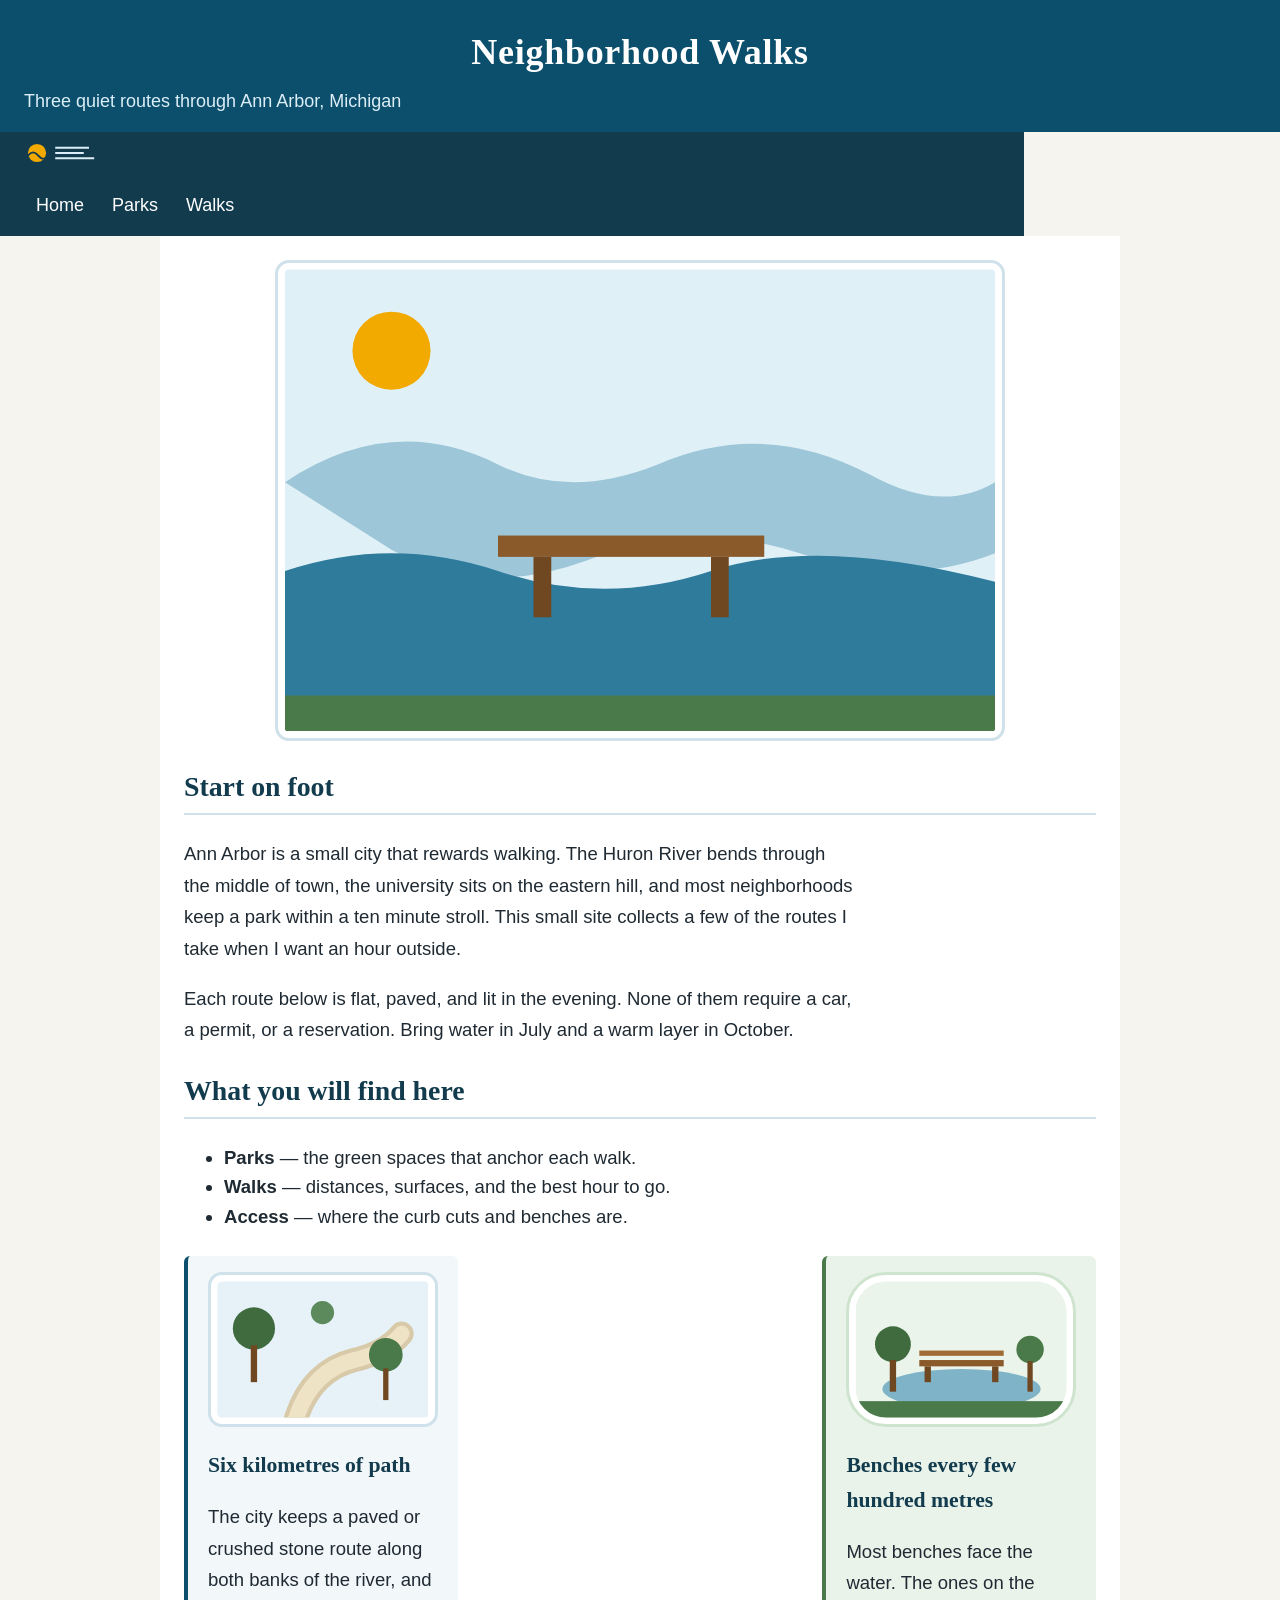
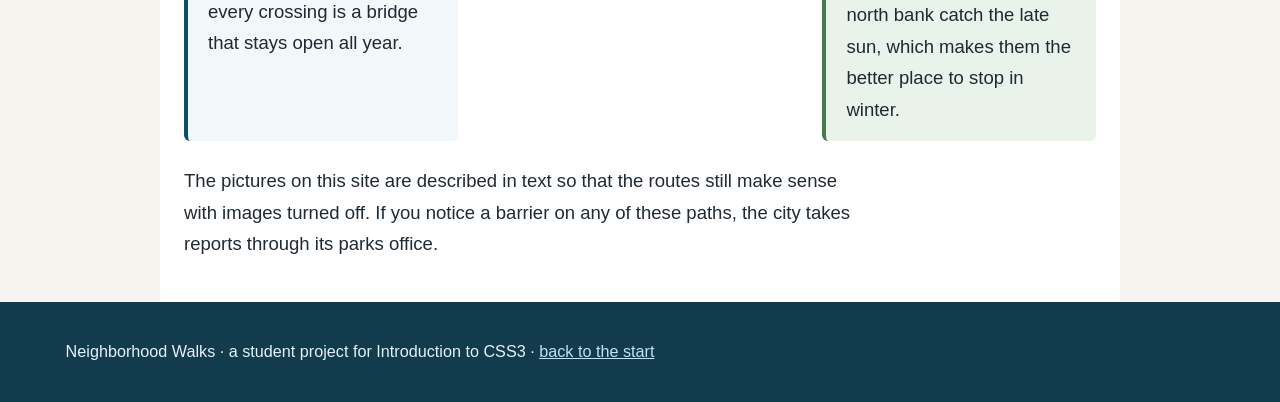
<file: index.html>
<!DOCTYPE html>
<html lang="en">
<head>
<meta charset="utf-8">
<meta name="viewport" content="width=device-width, initial-scale=1">
<title>Neighborhood Walks | Ann Arbor Trails</title>
<link rel="stylesheet" href="style.css?v=5">
</head>
<body>
<a class="skip" href="#main">Skip to Main Content</a>
<header>
  <h1>Neighborhood Walks</h1>
  <p class="tagline">Three quiet routes through Ann Arbor, Michigan</p>
</header>
<nav>
  <img src="images/logo.svg" alt="Ann Arbor Trails logo">
  <ul>
    <li><a href="index.html">Home</a></li>
    <li><a href="parks.html">Parks</a></li>
    <li><a href="walks.html">Walks</a></li>
  </ul>
</nav>
<main id="main">
  <img class="hero" src="images/hero.svg" alt="The Huron River with a wooden footbridge and low hills">
  <h2>Start on foot</h2>
  <p>Ann Arbor is a small city that rewards walking. The Huron River bends through the middle of town, the
  university sits on the eastern hill, and most neighborhoods keep a park within a ten minute stroll. This
  small site collects a few of the routes I take when I want an hour outside.</p>
  <p>Each route below is flat, paved, and lit in the evening. None of them require a car, a permit, or a
  reservation. Bring water in July and a warm layer in October.</p>
  <h2>What you will find here</h2>
  <ul>
    <li><strong>Parks</strong> &mdash; the green spaces that anchor each walk.</li>
    <li><strong>Walks</strong> &mdash; distances, surfaces, and the best hour to go.</li>
    <li><strong>Access</strong> &mdash; where the curb cuts and benches are.</li>
  </ul>
  <div class="flex">
    <div class="card">
      <img src="images/trail.svg" alt="A gravel path curving between trees">
      <h3>Six kilometres of path</h3>
      <p>The city keeps a paved or crushed stone route along both banks of the river, and every crossing
      is a bridge that stays open all year.</p>
    </div>
    <div class="card">
      <img src="images/bench.svg" alt="A wooden bench facing a pond">
      <h3>Benches every few hundred metres</h3>
      <p>Most benches face the water. The ones on the north bank catch the late sun, which makes them the
      better place to stop in winter.</p>
    </div>
  </div>
  <p>The pictures on this site are described in text so that the routes still make sense with images turned
  off. If you notice a barrier on any of these paths, the city takes reports through its parks office.</p>
</main>
<footer>
  <p>Neighborhood Walks &middot; a student project for Introduction to CSS3 &middot; <a href="index.html">back to the start</a></p>
</footer>
</body>
</html>
</file>
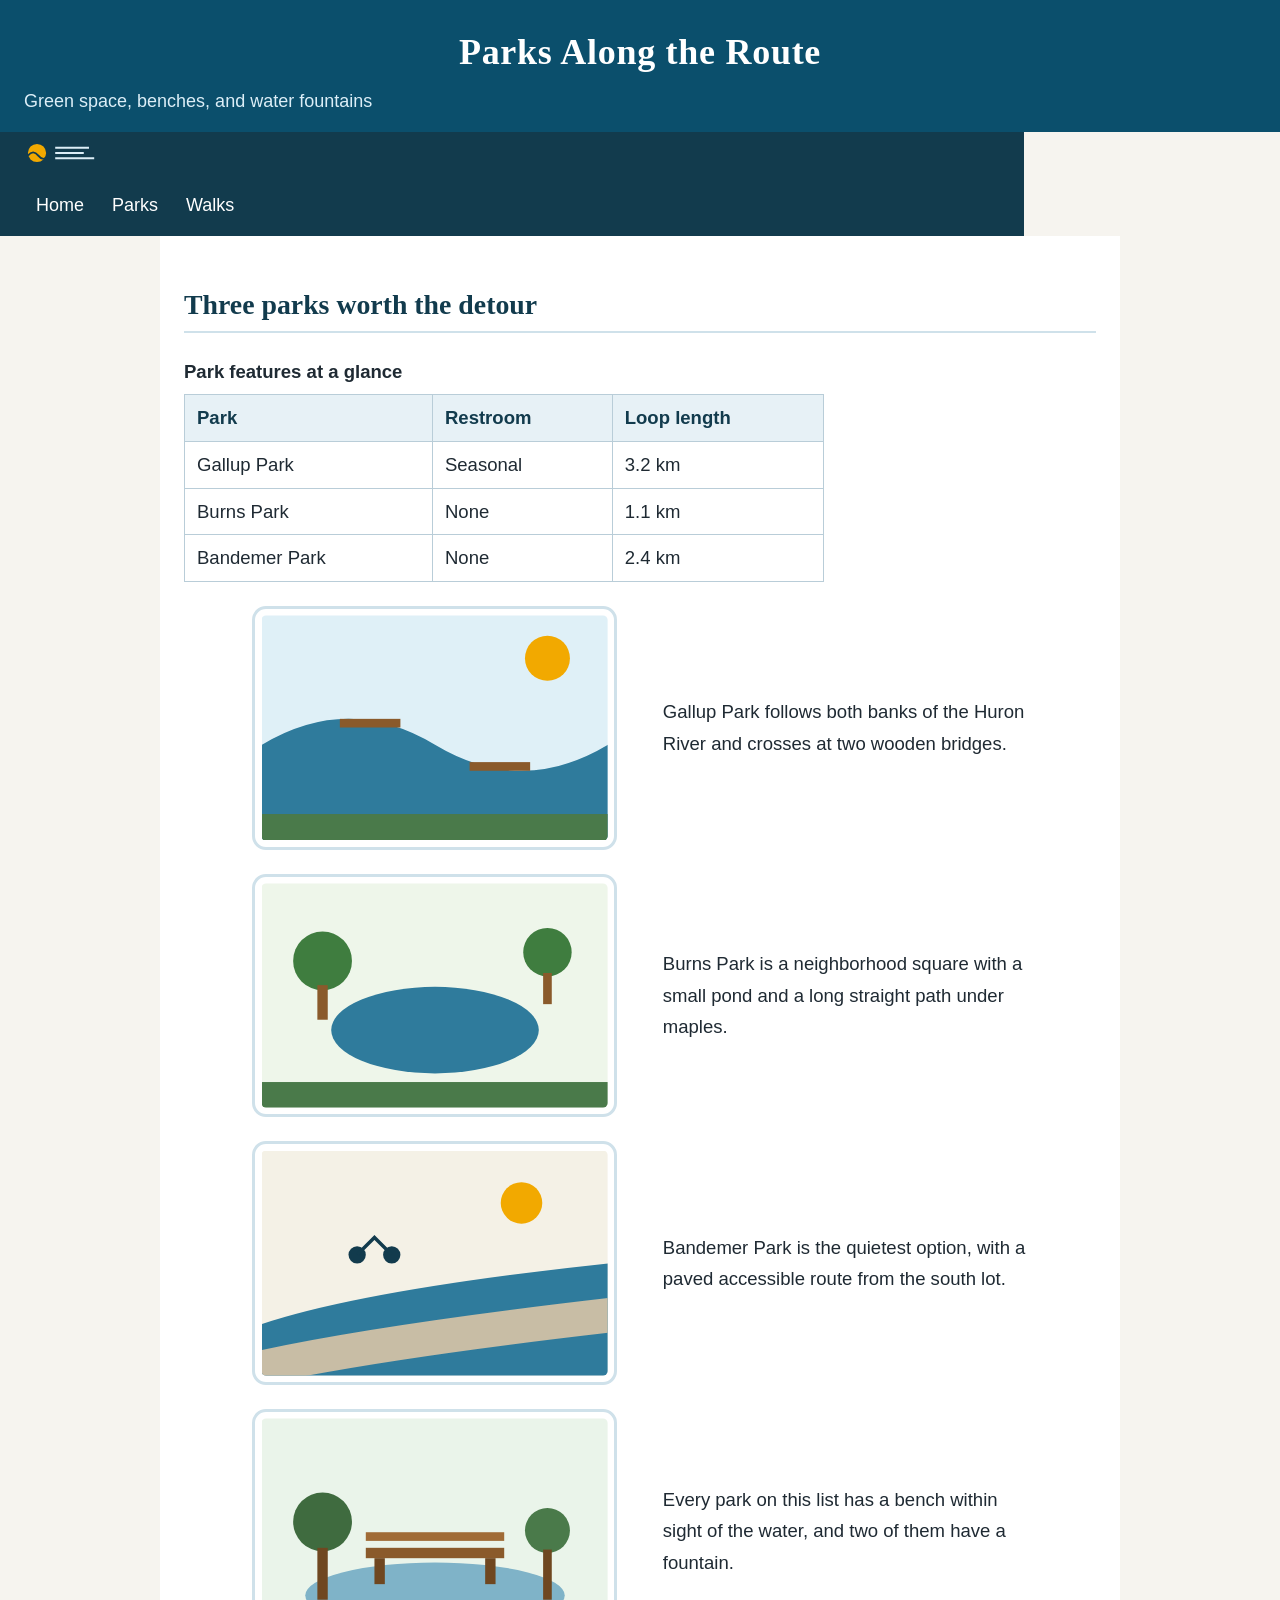
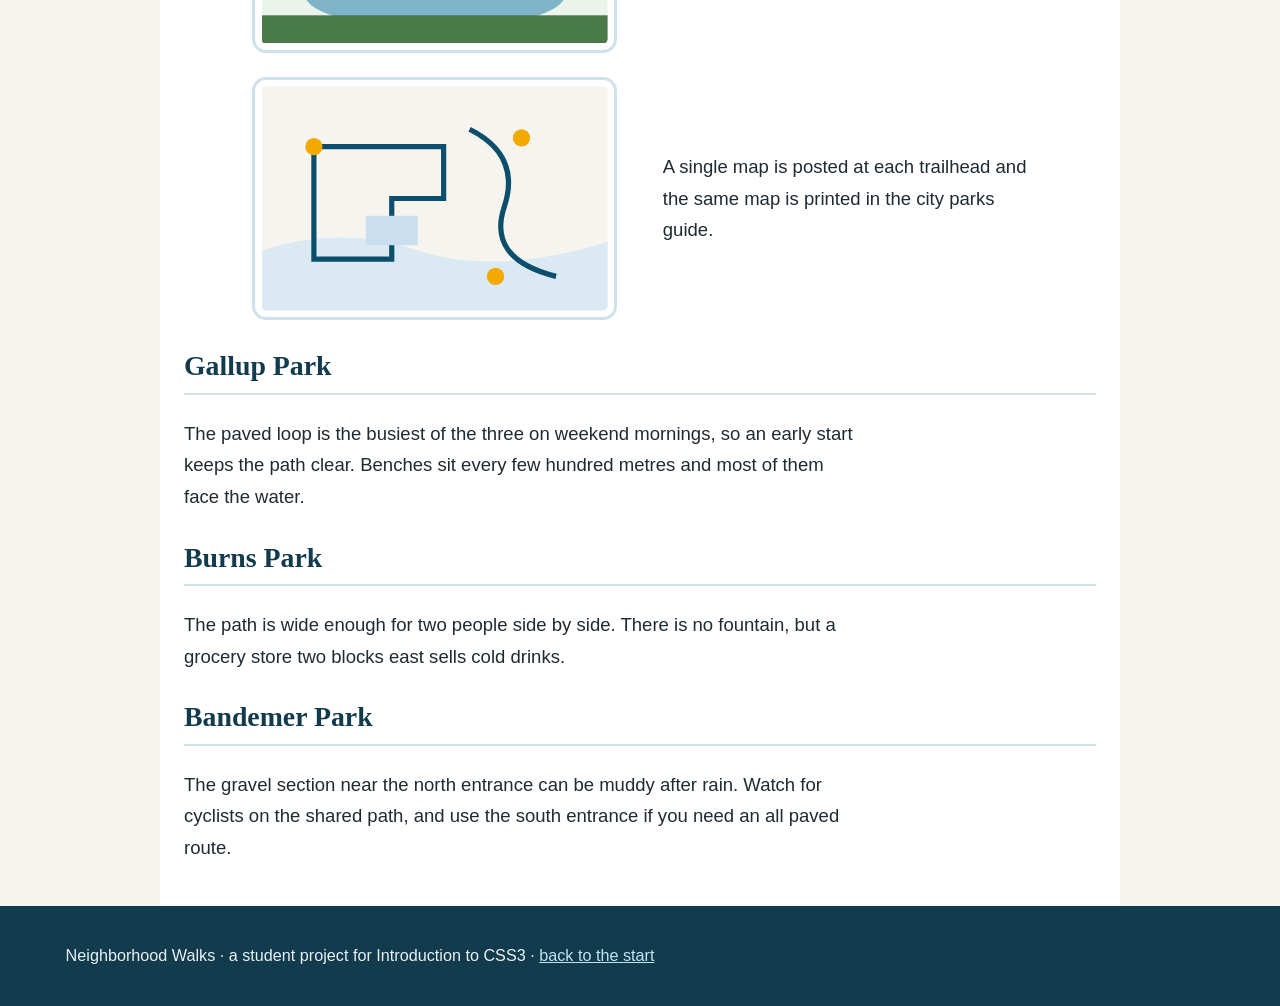
<file: parks.html>
<!DOCTYPE html>
<html lang="en">
<head>
<meta charset="utf-8">
<meta name="viewport" content="width=device-width, initial-scale=1">
<title>Parks | Ann Arbor Trails</title>
<link rel="stylesheet" href="style.css?v=5">
</head>
<body>
<a class="skip" href="#main">Skip to Main Content</a>
<header>
  <h1>Parks Along the Route</h1>
  <p class="tagline">Green space, benches, and water fountains</p>
</header>
<nav>
  <img src="images/logo.svg" alt="Ann Arbor Trails logo">
  <ul>
    <li><a href="index.html">Home</a></li>
    <li><a href="parks.html">Parks</a></li>
    <li><a href="walks.html">Walks</a></li>
  </ul>
</nav>
<main id="main">
  <h2>Three parks worth the detour</h2>
  <table>
    <caption>Park features at a glance</caption>
    <thead>
      <tr><th scope="col">Park</th><th scope="col">Restroom</th><th scope="col">Loop length</th></tr>
    </thead>
    <tbody>
      <tr><td>Gallup Park</td><td>Seasonal</td><td>3.2 km</td></tr>
      <tr><td>Burns Park</td><td>None</td><td>1.1 km</td></tr>
      <tr><td>Bandemer Park</td><td>None</td><td>2.4 km</td></tr>
    </tbody>
  </table>
  <div class="grid">
    <img src="images/gallup.svg" alt="A wide river bend crossed by two wooden bridges">
    <p>Gallup Park follows both banks of the Huron River and crosses at two wooden bridges.</p>
    <img src="images/burns.svg" alt="A small park square with a pond and two maple trees">
    <p>Burns Park is a neighborhood square with a small pond and a long straight path under maples.</p>
    <img src="images/bandemer.svg" alt="A shared path beside the river with a cyclist">
    <p>Bandemer Park is the quietest option, with a paved accessible route from the south lot.</p>
    <img src="images/bench.svg" alt="A wooden bench facing a pond">
    <p>Every park on this list has a bench within sight of the water, and two of them have a fountain.</p>
    <img src="images/map.svg" alt="A trail map with three marked loops">
    <p>A single map is posted at each trailhead and the same map is printed in the city parks guide.</p>
  </div>
  <h2>Gallup Park</h2>
  <p>The paved loop is the busiest of the three on weekend mornings, so an early start keeps the path
  clear. Benches sit every few hundred metres and most of them face the water.</p>
  <h2>Burns Park</h2>
  <p>The path is wide enough for two people side by side. There is no fountain, but a grocery store two
  blocks east sells cold drinks.</p>
  <h2>Bandemer Park</h2>
  <p>The gravel section near the north entrance can be muddy after rain. Watch for cyclists on the shared
  path, and use the south entrance if you need an all paved route.</p>
</main>
<footer>
  <p>Neighborhood Walks &middot; a student project for Introduction to CSS3 &middot; <a href="index.html">back to the start</a></p>
</footer>
</body>
</html>
</file>
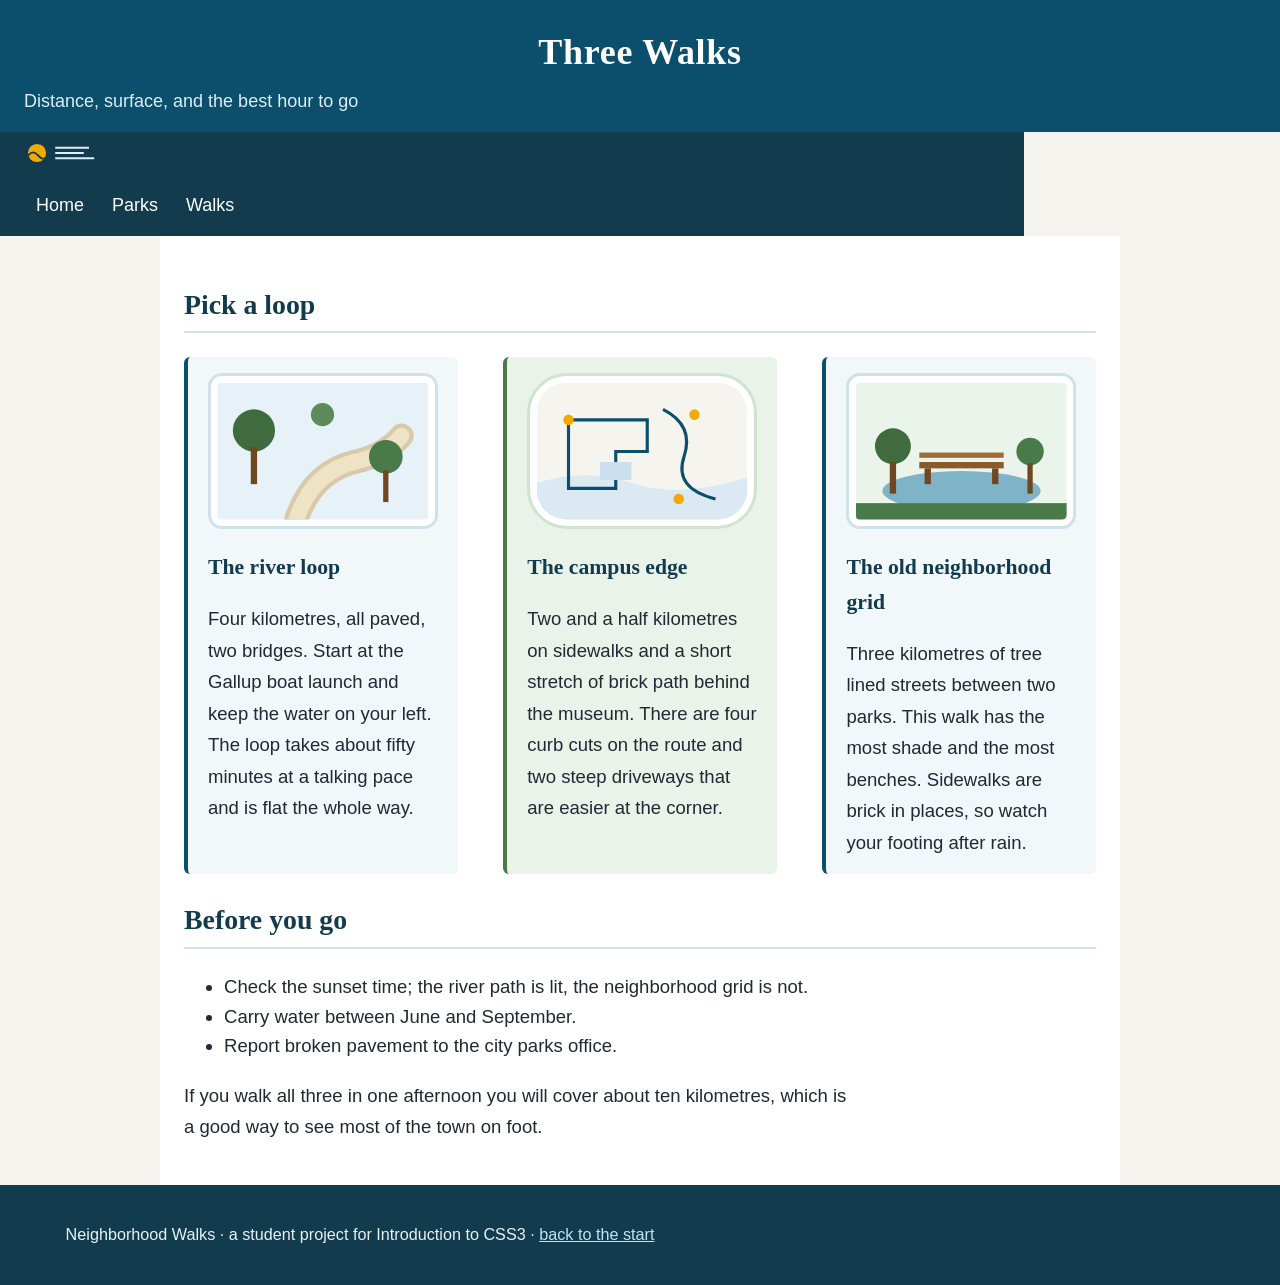
<file: walks.html>
<!DOCTYPE html>
<html lang="en">
<head>
<meta charset="utf-8">
<meta name="viewport" content="width=device-width, initial-scale=1">
<title>Walks | Ann Arbor Trails</title>
<link rel="stylesheet" href="style.css?v=5">
</head>
<body>
<a class="skip" href="#main">Skip to Main Content</a>
<header>
  <h1>Three Walks</h1>
  <p class="tagline">Distance, surface, and the best hour to go</p>
</header>
<nav>
  <img src="images/logo.svg" alt="Ann Arbor Trails logo">
  <ul>
    <li><a href="index.html">Home</a></li>
    <li><a href="parks.html">Parks</a></li>
    <li><a href="walks.html">Walks</a></li>
  </ul>
</nav>
<main id="main">
  <h2>Pick a loop</h2>
  <div class="flex">
    <div class="card">
      <img src="images/trail.svg" alt="A gravel path curving between trees">
      <h3>The river loop</h3>
      <p>Four kilometres, all paved, two bridges. Start at the Gallup boat launch and keep the water on
      your left. The loop takes about fifty minutes at a talking pace and is flat the whole way.</p>
    </div>
    <div class="card">
      <img src="images/map.svg" alt="A trail map with three marked loops">
      <h3>The campus edge</h3>
      <p>Two and a half kilometres on sidewalks and a short stretch of brick path behind the museum.
      There are four curb cuts on the route and two steep driveways that are easier at the corner.</p>
    </div>
    <div class="card">
      <img src="images/bench.svg" alt="A wooden bench facing a pond">
      <h3>The old neighborhood grid</h3>
      <p>Three kilometres of tree lined streets between two parks. This walk has the most shade and the
      most benches. Sidewalks are brick in places, so watch your footing after rain.</p>
    </div>
  </div>
  <h2>Before you go</h2>
  <ul>
    <li>Check the sunset time; the river path is lit, the neighborhood grid is not.</li>
    <li>Carry water between June and September.</li>
    <li>Report broken pavement to the city parks office.</li>
  </ul>
  <p>If you walk all three in one afternoon you will cover about ten kilometres, which is a good way to
  see most of the town on foot.</p>
</main>
<footer>
  <p>Neighborhood Walks &middot; a student project for Introduction to CSS3 &middot; <a href="index.html">back to the start</a></p>
</footer>
</body>
</html>
</file>
<file: style.css>
/* Neighborhood Walks - single stylesheet shared by the three pages */

*,
*::before,
*::after {
  box-sizing: border-box;
}

body {
  font-family: "Gill Sans", "Gill Sans MT", Calibri, "Trebuchet MS", sans-serif;
  font-size: 112.5%;
  color: #1f2a33;
  background-color: #f6f4ef;
  margin: 0;
  line-height: 1.6;
}

/* Skip link: hidden off screen until it receives focus (final project) */
.skip {
  position: absolute;
  top: -6rem;
  left: 1rem;
  z-index: 20;
  background-color: #ffffff;
  color: #0b4f6c;
  padding: 0.75rem 1.25rem;
  border: 3px solid #f2a900;
  border-radius: 6px;
  text-decoration: none;
  transition: top 220ms ease-out;
}

.skip:focus {
  top: 1rem;
}

header {
  background-color: #0b4f6c;
  color: #ffffff;
  padding: 1.5rem 1.5rem 1rem;
}

header .tagline {
  color: #dceef7;
  margin: 0.25rem 0 0;
}

nav {
  background-color: #123b4d;
  display: inline-block;
  width: 80%;
  vertical-align: top;
}

nav img {
  width: 10%;
  height: auto;
  padding: 0.5rem 0 0 1.5rem;
  border: 0;
  background-color: transparent;
}

nav ul {
  list-style: none;
  margin: 0;
  padding: 0.5rem 1.5rem;
  display: flex;
  flex-wrap: wrap;
  justify-content: flex-start;
  gap: 0.25rem;
}

/* Homework one styled every list item; that rule is kept here only as a
   reference because the navigation now uses flex instead.
li {
  display: inline-block;
  width: 7.5rem;
}
*/

nav a {
  display: block;
  padding: 0.5rem 0.75rem;
  color: #ffffff;
  text-decoration: none;
  border-radius: 4px;
  transition: background-color 200ms ease, transform 200ms ease;
}

nav a:hover,
nav a:focus {
  background-color: #0b4f6c;
  text-decoration: underline;
  transform: translateY(-2px);
}

main {
  background-color: #ffffff;
  font-size: 103%;
  max-width: 60rem;
  margin: 0 auto;
  padding: 1.5rem;
}

main li {
  display: list-item;
  width: auto;
}

h1 {
  text-align: center;
  font-family: Georgia, "Times New Roman", serif;
  color: #ffffff;
  font-size: 200%;
  letter-spacing: 0.02em;
  margin: 0;
}

h2 {
  font-family: Georgia, "Times New Roman", serif;
  color: #123b4d;
  border-bottom: 2px solid #cfe1ea;
  padding-bottom: 0.25rem;
}

h3 {
  font-family: Georgia, "Times New Roman", serif;
  color: #123b4d;
  margin: 0 0 0.5rem;
}

p {
  line-height: 1.7;
  max-width: 42rem;
}

/* Every image uses the box model: border, padding, and rounded corners */
img {
  border: 3px solid #cfe1ea;
  padding: 0.4rem;
  border-radius: 14px;
  background-color: #ffffff;
  max-width: 100%;
  height: auto;
  transition: transform 260ms cubic-bezier(0.34, 1.56, 0.64, 1), border-color 260ms ease;
}

main img:hover {
  transform: scale(1.02) rotate(-0.4deg);
  border-color: #f2a900;
}

.hero {
  display: block;
  width: 80%;
  margin: 0 auto 1.5rem;
}

table {
  border-collapse: collapse;
  width: 100%;
  max-width: 40rem;
}

caption {
  text-align: left;
  font-weight: bold;
  padding-bottom: 0.5rem;
}

th,
td {
  border: 1px solid #b9cdd8;
  padding: 0.5rem 0.75rem;
  text-align: left;
}

th {
  background-color: #e7f1f6;
  color: #123b4d;
}

a {
  color: #0b4f6c;
}

a:focus {
  outline: 3px solid #f2a900;
  outline-offset: 2px;
}

/* Two column grid for the parks page */
.grid {
  display: grid;
  grid-template-columns: 40% 40%;
  justify-content: center;
  align-items: center;
  row-gap: 1.5rem;
  column-gap: 5%;
  margin: 1.5rem 0;
}

.grid img {
  width: 100%;
}

/* Flex row of cards for the walks page */
.flex {
  display: flex;
  flex-wrap: wrap;
  justify-content: space-between;
  align-items: stretch;
  gap: 1.5rem;
  margin: 1.5rem 0;
}

.card {
  flex: 0 1 30%;
  min-width: 16rem;
  background-color: #f2f7fa;
  border-left: 4px solid #0b4f6c;
  border-radius: 6px;
  padding: 1rem 1.25rem;
  transition: transform 260ms cubic-bezier(0.34, 1.56, 0.64, 1), box-shadow 260ms ease, background-color 260ms ease;
}

.card:hover {
  transform: translateY(-6px);
  box-shadow: 0 14px 26px rgba(11, 79, 108, 0.18);
}

.card img {
  width: 100%;
  margin-bottom: 0.75rem;
}

.card p {
  max-width: none;
  margin-bottom: 0;
}

/* nth-child gives every other card a different look */
.flex .card:nth-child(even) {
  background-color: #eaf3ea;
  border-left-color: #4a7a4a;
}

.flex .card:nth-child(even) img {
  border-radius: 40px;
  border-color: #cfe4cf;
}

footer {
  background-color: #123b4d;
  color: #e7f1f6;
  padding: 1.25rem 1.5rem;
  text-align: center;
  font-size: 90%;
}

footer a {
  color: #bfe3f2;
}
</file>
